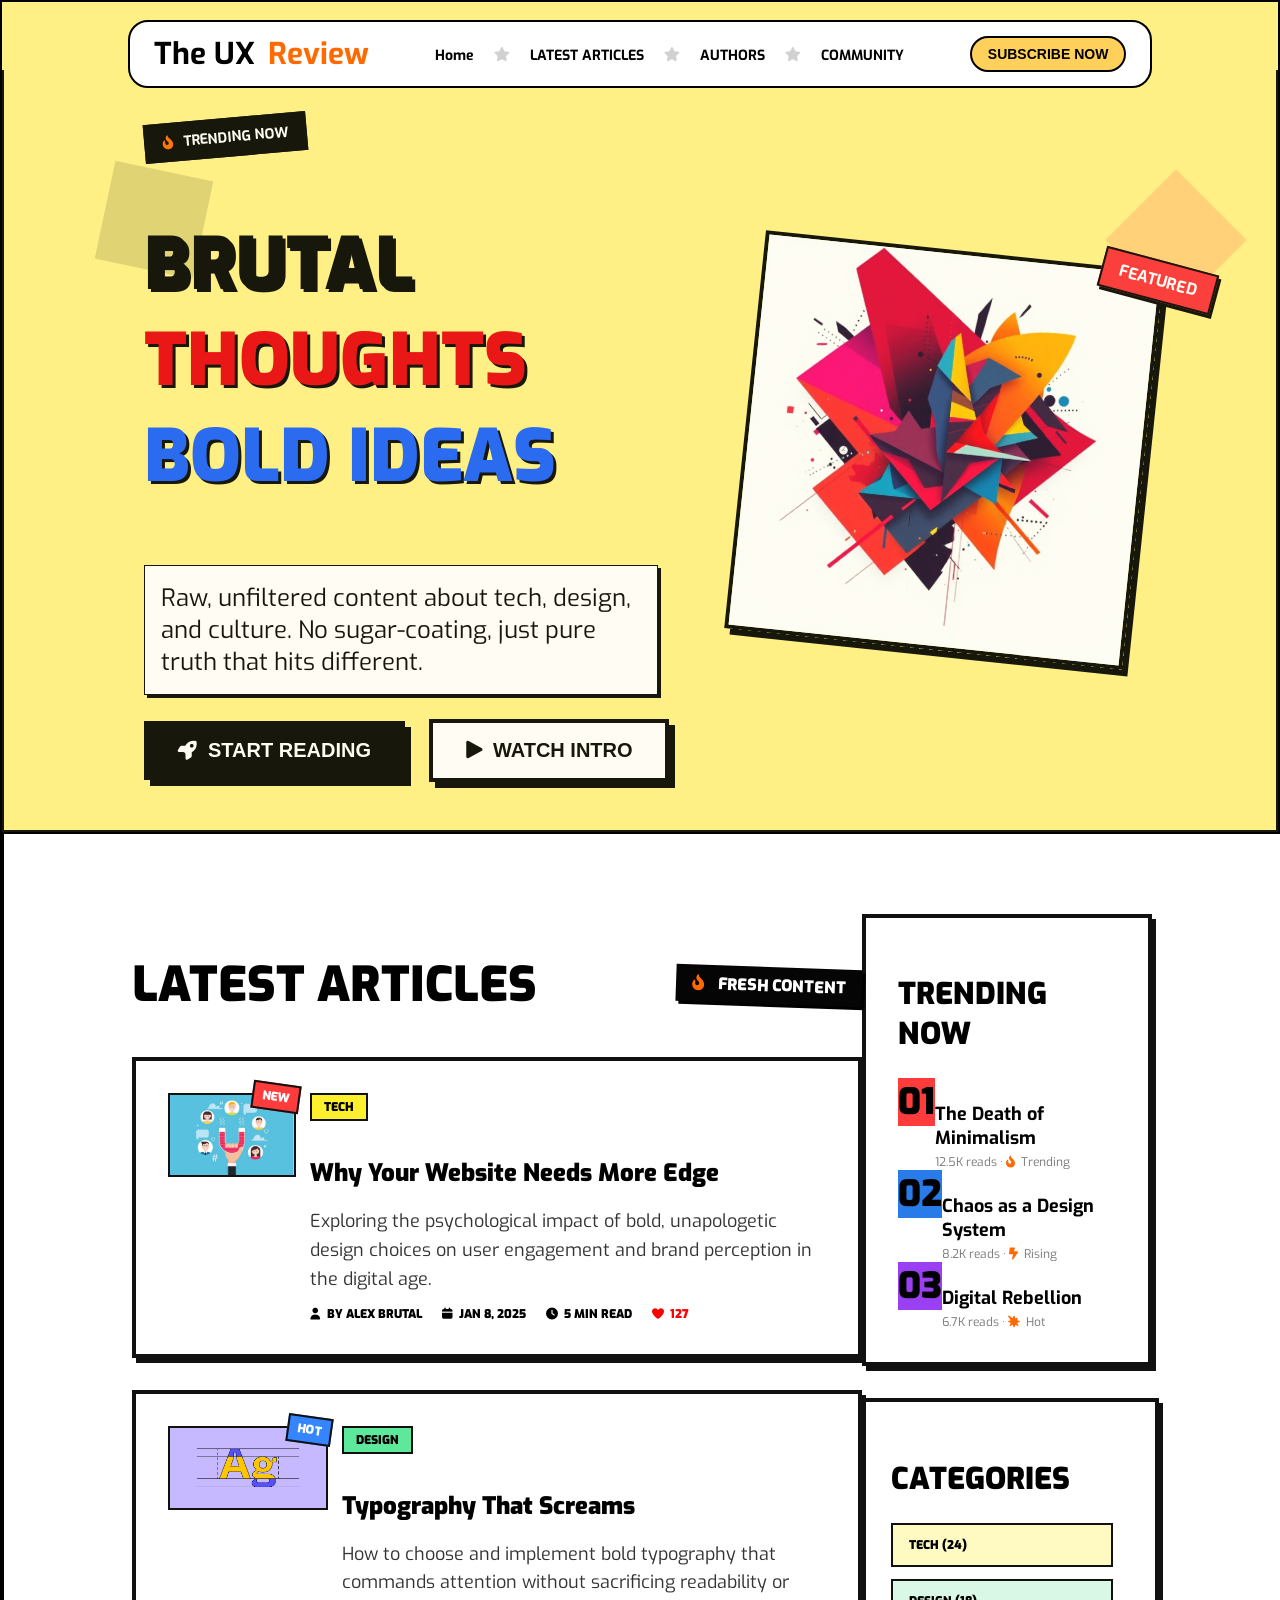
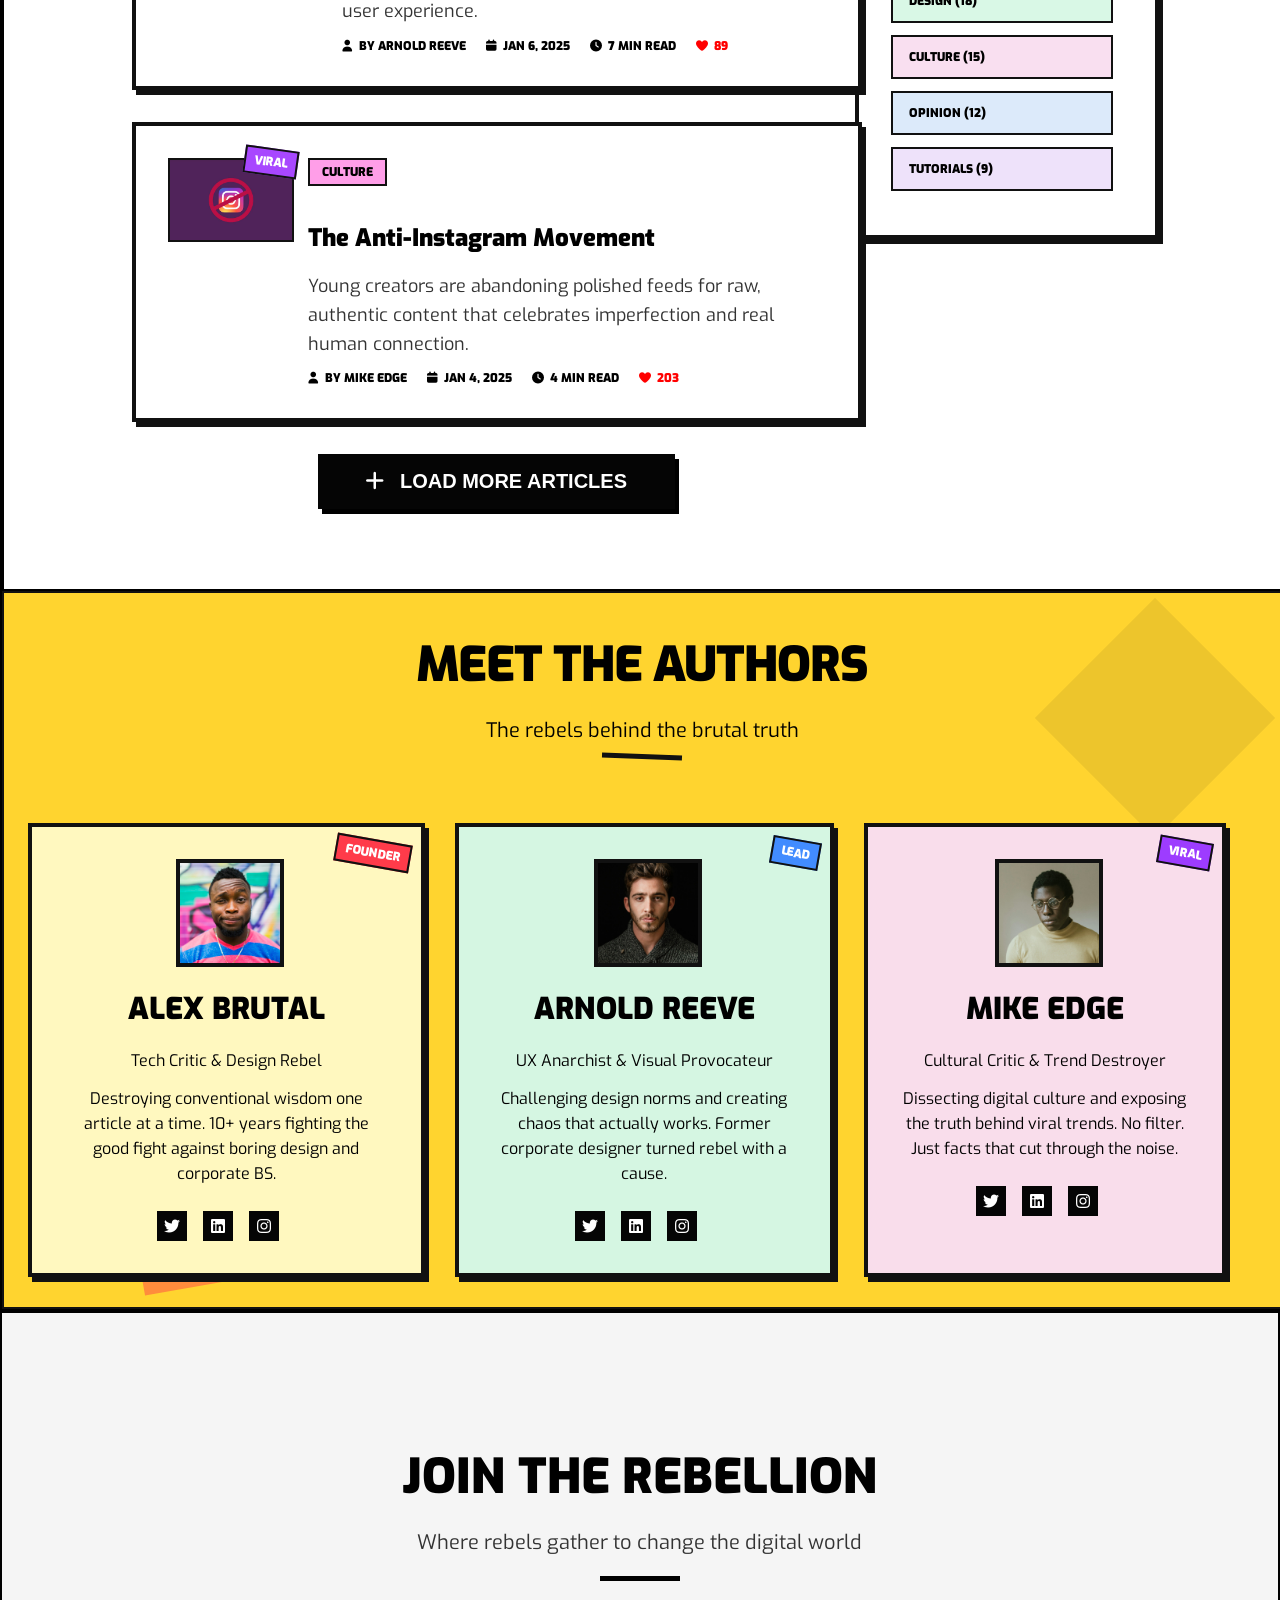
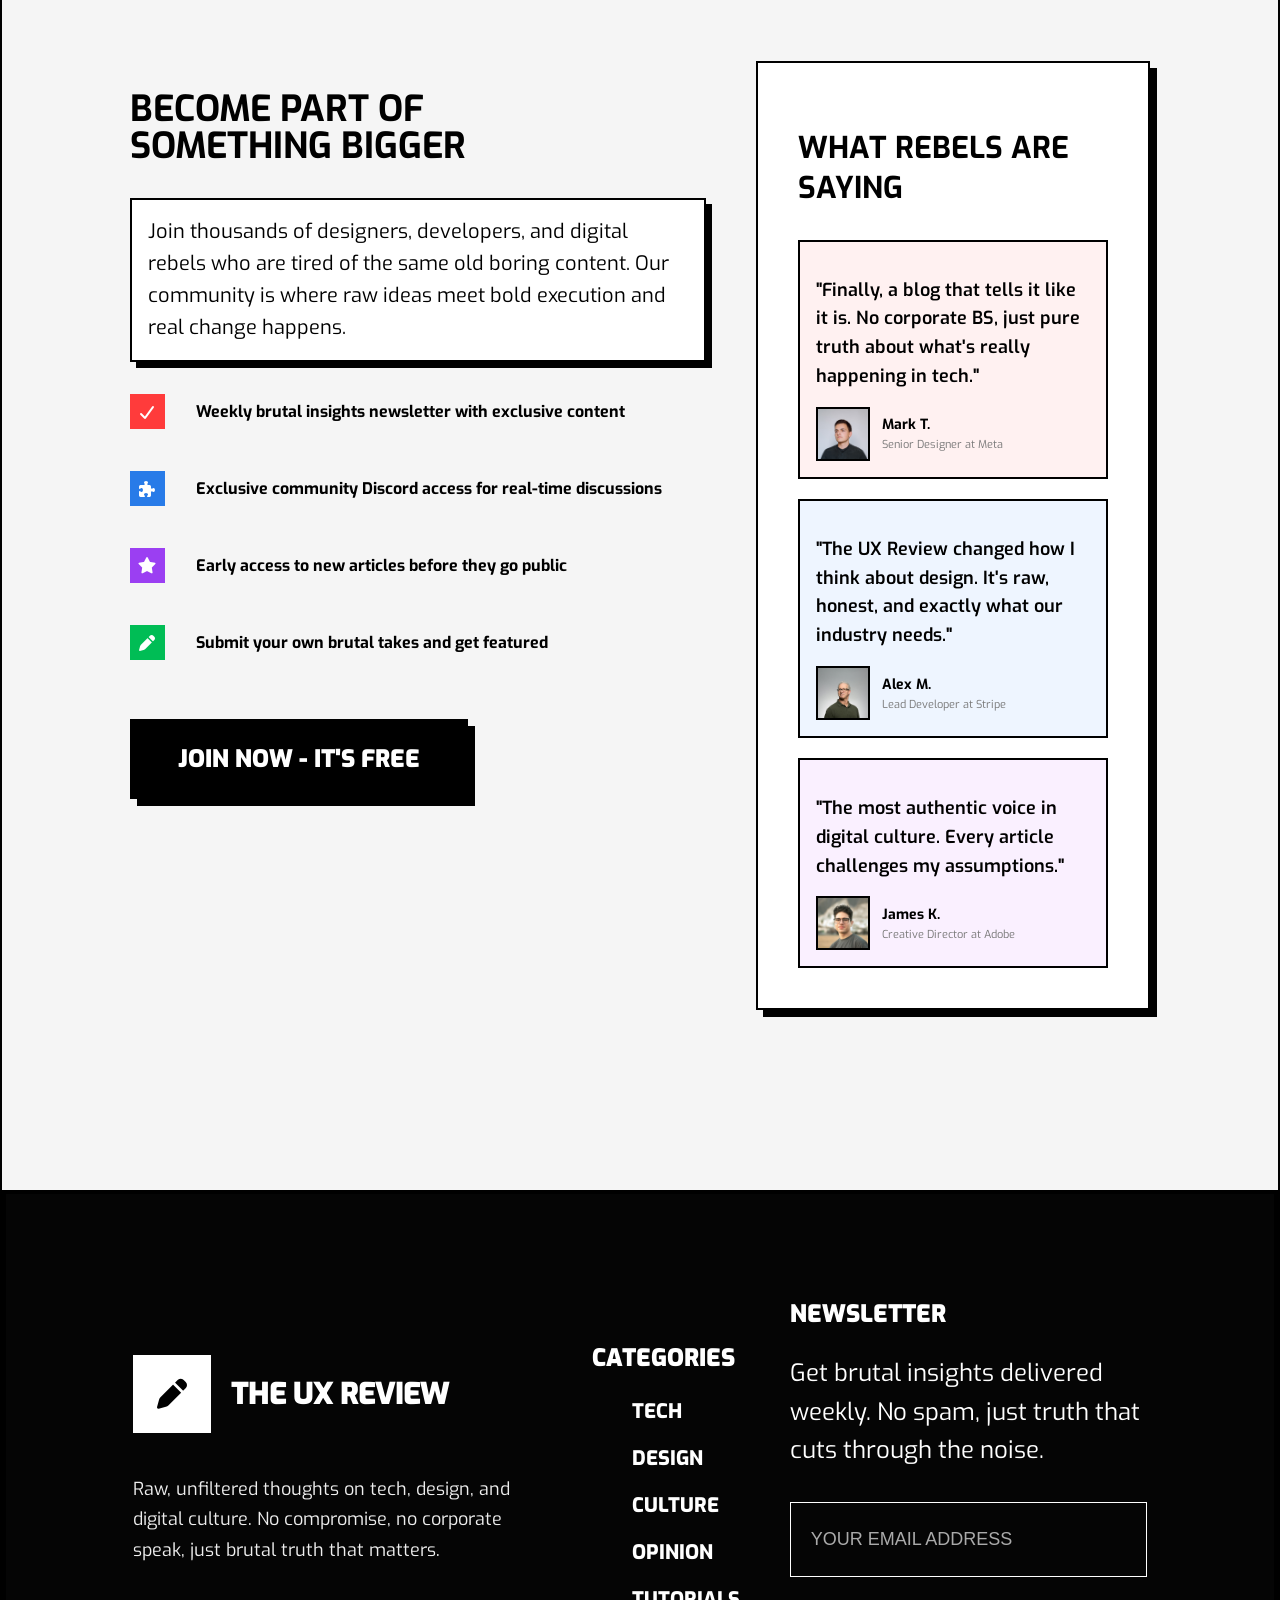
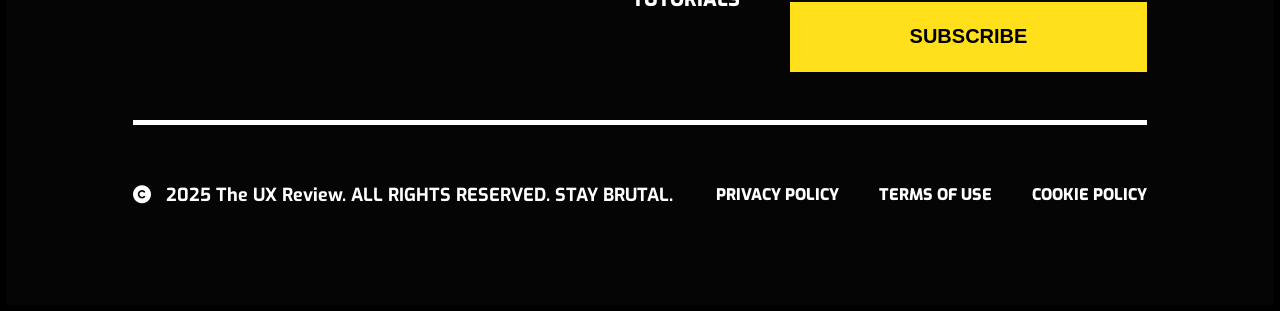
<file: index.html>
<html>
    <head>
        <title>The UX Review</title>
        <link rel="stylesheet" href="./CSS/all.min.css" />
        <link rel="stylesheet" href="./CSS/Main.CSS" />
        <link rel="preconnect" href="https://fonts.googleapis.com">
        <link rel="preconnect" href="https://fonts.gstatic.com" crossorigin>
        <link 
        href="https://fonts.googleapis.com/css2?family=Exo:ital,wght@0,100..900;1,100..900&family=Open+Sans:ital,wght@0,300..800;1,300..800&display=swap"
            rel="stylesheet">
    </head>
    <body>
        <div class="Navbar">
            <div class="Nav-Content">
                <h1 >The UX <span>Review</span></h1>
                <div class="Headers">
                    <ul>
                    <li><a href="#">Home</a></li>
                    <li>
                        <a href="#LATEST-ARTICLES">LATEST ARTICLES</a>
                    </li>
                    <li><a href="#AUTHORS">AUTHORS</a>
                    </li>
                    <li>
                        <a href="#COMMUNITY">COMMUNITY</a>
                    </li>
                </ul>
            </div>
            <button type="button">SUBSCRIBE NOW</button>
            </div>
            </div>
        <div class="Hero">
            
        <span class="background-box-1"></span>
        <span class="background-box-2"></span>

        <div class="Hero-Content">
            <div class="Hero-Text">
                <span class="Hero-Text-Span">TRENDING NOW</span>
                <h2>BRUTAL 
                    <span class="Hero-Span">THOUGHTS</span> 
                    <span class="Hero-Span">BOLD IDEAS</span></h2>
                <p>
                Raw, unfiltered content about tech, design, and culture.
                No sugar-coating, just pure truth that 
                hits different.</p>
                <button class="Hero-Button Reading" type="button">START READING</button>
                <button class="Hero-Button Watch" type="button">WATCH INTRO</button>
            </div>
            <div class="Hero-img">
                <span class="Hero-img-Span">FEATURED</span>
                <img src="./Images/hero-img.png" alt="Main Image" />
            </div>
        </div>
    </div>
    <div id="LATEST-ARTICLES" class="articles-section">
        <div class="articles-container">
            <div class="articles-main">
                <div class="section-heading">
                    <h2>LATEST ARTICLES</h2>
                    <span class="fresh-badge">
                    FRESH CONTENT
                    </span>
                </div>
                    <article class="article-card">
                    <div class="article-image">
                        <img src="./Images/user-engagement-2.png" alt="Website Design">
                        <span class="article-label new">
                            NEW
                        </span>
                    </div>
                    <div class="article-content">
                        <div class="article-tags">
                            <span class="tag tech">TECH</span>
                        </div>
                        <h3>Why Your Website Needs More Edge</h3>
                        <p>
                            Exploring the psychological impact of bold,
                            unapologetic design choices on user engagement
                            and brand perception in the digital age.
                        </p>
                        <div class="article-info">
                            <span>BY ALEX BRUTAL</span>
                            <span>JAN 8, 2025</span>
                            <span>5 MIN READ</span>
                            <span class="likes">127</span>
                        </div>
                    </div>
                </article>
                <article class="article-card">
                    <div class="article-image">
                        <img src="./Images/guide-to-typography.png" alt="Typography">
                        <span class="article-label hot">
                            HOT
                        </span>
                    </div>
                    <div class="article-content">
                        <div class="article-tags">
                            <span class="tag design">DESIGN</span>
                        </div>
                        <h3>Typography That Screams</h3>
                        <p>
                            How to choose and implement bold typography
                            that commands attention without sacrificing
                            readability or user experience.
                        </p>
                        <div class="article-info">
                            <span>BY ARNOLD REEVE</span>
                            <span>JAN 6, 2025</span>
                            <span>7 MIN READ</span>
                            <span class="likes">89</span>
                        </div>
                    </div>
                </article>
                <article class="article-card">
                    <div class="article-image">
                        <img src="./Images/anti-instagram.jpg" alt="Instagram">
                        <span class="article-label viral">
                            VIRAL
                        </span>
                    </div>
                    <div class="article-content">
                        <div class="article-tags">
                            <span class="tag culture">CULTURE</span>
                        </div>
                        <h3>The Anti-Instagram Movement</h3>
                        <p>
                            Young creators are abandoning polished feeds
                            for raw, authentic content that celebrates
                            imperfection and real human connection.
                        </p>
                        <div class="article-info">
                            <span>BY MIKE EDGE</span>
                            <span>JAN 4, 2025</span>
                            <span>4 MIN READ</span>
                            <span class="likes">203</span>
                        </div>
                    </div>
                </article>
                <button class="load-more">
                    LOAD MORE ARTICLES
                </button>
            </div>
            <aside class="articles-sidebar">
                    <div class="sidebar-box">
                    <h2>TRENDING NOW</h2>
                    <div class="trending-item">
                        <strong class="number red">01</strong>
                        <div>
                            <h4>The Death of Minimalism</h4>
                            <span>12.5K reads · <span class="trending">Trending</span></span>
                        </div>
                    </div>
                    <div class="trending-item">
                        <strong class="number blue">02</strong>
                        <div>
                            <h4>Chaos as a Design System</h4>
                            <span>8.2K reads · <span>Rising</span></span>
                        </div>
                    </div>
                    <div class="trending-item">
                        <strong class="number purple">03</strong>
                        <div>
                            <h4>Digital Rebellion</h4>
                            <span>6.7K reads · <span>Hot</span></span>
                        </div>
                    </div>
                </div>
                <div class="sidebar-box categories-box">
                    <h2>CATEGORIES</h2>
                    <div class="category tech-category">
                        TECH <span>(24)</span>
                    </div>
                    <div class="category design-category">
                        DESIGN <span>(18)</span>
                    </div>
                    <div class="category culture-category">
                        CULTURE <span>(15)</span>
                    </div>
                    <div class="category opinion-category">
                        OPINION <span>(12)</span>
                    </div>
                    <div class="category tutorials-category">
                        TUTORIALS <span>(9)</span>
                    </div>
                </div>
            </aside>
        </div>
    </div>
<div id="AUTHORS" class="authors-section">
    <div class="yellow-shape shape-one"></div>
    <div class="yellow-shape shape-two"></div>
    <div class="authors-container">
        <div class="authors-heading">
            <h2>MEET THE AUTHORS</h2>
            <p>
                The rebels behind the brutal truth
            </p>
            <span class="heading-line"></span>
        </div>
        <div class="authors-grid">
            <div class="author-card author-yellow">
                <span class="author-role founder">
                    FOUNDER
                </span>
                <div class="author-image">
                    <img src="./Images/avatar-1.png" alt="Alex Brutal">
                </div>
                <h3>ALEX BRUTAL</h3>
                <h4>
                    Tech Critic & Design Rebel
                </h4>
                <p>
                    Destroying conventional wisdom one
                    article at a time. 10+ years fighting
                    the good fight against boring design
                    and corporate BS.
                </p>
                <div class="social-links">
                    <a href="#https://twitter.com"><i class="fa-brands fa-twitter"></i></a>
                    <a href="#https://linkedin.com"><i class="fa-brands fa-linkedin"></i></a>
                    <a href="#https://instagram.com"><i class="fa-brands fa-instagram"></i></a>
                </div>
            </div>
            <div class="author-card author-green">
                <span class="author-role lead">
                    LEAD
                </span>
                <div class="author-image">
                    <img src="./Images/avatar-2.png" alt="Arnold Reeve">
                </div>
                <h3>ARNOLD REEVE</h3>
                <h4>
                    UX Anarchist & Visual Provocateur
                </h4>
                <p>
                    Challenging design norms and creating
                    chaos that actually works. Former
                    corporate designer turned rebel with a
                    cause.
                </p>
                <div class="social-links">
                    <a href="#https://twitter.com"><i class="fa-brands fa-twitter"></i></a>
                    <a href="#https://linkedin.com"><i class="fa-brands fa-linkedin"></i></a>
                    <a href="#https://instagram.com"><i class="fa-brands fa-instagram"></i></a>
                </div>
            </div>
            <div class="author-card author-pink">
                <span class="author-role viral-role">
                    VIRAL
                </span>
                <div class="author-image">
                    <img src="./Images/avatar-3.png" alt="Mike Edge">
                </div>
                <h3>MIKE EDGE</h3>
                <h4>
                    Cultural Critic & Trend Destroyer
                </h4>
                <p>
                    Dissecting digital culture and exposing
                    the truth behind viral trends. No filter.
                    Just facts that cut through the noise.
                </p>
                <div class="social-links">
                    <a href="#https://twitter.com"><i class="fa-brands fa-twitter"></i></a>
                    <a href="#https://linkedin.com"><i class="fa-brands fa-linkedin"></i></a>
                    <a href="#https://instagram.com"><i class="fa-brands fa-instagram"></i></a>
                </div>
            </div>
        </div>
    </div>
</div>

<div id="COMMUNITY" class="community">
    <div class="community-container">
        <div class="community-header">
            <h1>Join The Rebellion</h1>
            <p>
                Where rebels gather to change the digital world
            </p>
            <div class="header-line"></div>
        </div>
        <div class="community-grid">
            <div class="join-content">
                <h2>
                    Become Part Of Something Bigger
                </h2>
                <div class="intro-box">
                    Join thousands of designers, developers, and digital
                    rebels who are tired of the same old boring content.
                    Our community is where raw ideas meet bold execution
                    and real change happens.
                </div>
                <div class="features">
                    <div class="feature">
                        <div class="feature-icon red"><i class="fa-solid fa-check"></i></div>
                        <span>
                            Weekly brutal insights newsletter with exclusive content
                        </span>
                    </div>
                    <div class="feature">
                        <div class="feature-icon blue"><i class="fa-solid fa-puzzle-piece"></i></div>
                        <span>
                            Exclusive community Discord access for real-time discussions
                        </span>
                    </div>
                    <div class="feature">
                        <div class="feature-icon purple"><i class="fa-solid fa-star"></i></div>
                        <span>
                            Early access to new articles before they go public
                        </span>
                    </div>
                    <div class="feature">
                        <div class="feature-icon green"><i class="fa-solid fa-pen"></i></div>
                        <span>
                            Submit your own brutal takes and get featured
                        </span>
                    </div>
                </div>
                <a href="#" class="join-button">
                    JOIN NOW - IT'S FREE
                </a>
            </div>
            <div class="testimonials">
                <h2>
                    What Rebels Are Saying
                </h2>
                <div class="testimonial">
                    <p class="quote">
                        "Finally, a blog that tells it like it is.
                        No corporate BS, just pure truth about what's
                        really happening in tech."
                    </p>
                    <div class="person">
                        <div class="avatar"><img src="./Images/avatar-4.png" alt="Mark T."></div>
                        <div>
                            <strong>Mark T.</strong>
                            <span>Senior Designer at Meta</span>
                        </div>
                    </div>
                </div>
                <div class="testimonial">
                    <p class="quote">
                        "The UX Review changed how I think about design.
                        It's raw, honest, and exactly what our industry needs."
                    </p>
                    <div class="person">
                        <div class="avatar"><img src="./Images/avatar-5.png" alt="Alex M."></div>
                        <div>
                            <strong>Alex M.</strong>
                            <span>Lead Developer at Stripe</span>
                        </div>
                    </div>
                </div>
                <div class="testimonial">
                    <p class="quote">
                        "The most authentic voice in digital culture.
                        Every article challenges my assumptions."
                    </p>
                    <div class="person">
                        <div class="avatar"><img src="./Images/avatar-6.png" alt="James K."></div>
                        <div>
                            <strong>James K.</strong>
                            <span>Creative Director at Adobe</span>
                        </div>
                    </div>
                </div>
            </div>
        </div>
    </div>
</div>

<footer class="footer">
    <div class="footer-container">
        <div class="footer-top">
            <div>
                <div class="brand">
                    <div class="logo">
                    <i class="fa-solid fa-pen"></i>
                    </div>
                    <h2>
                        THE UX REVIEW
                    </h2>
                </div>
                <p class="footer-description">
                    Raw, unfiltered thoughts on tech, design,
                    and digital culture. No compromise, no corporate speak,
                    just brutal truth that matters.
                </p>
            </div>
            <div>
                <h3 class="footer-title">
                    CATEGORIES
                </h3>

                <ul class="categories">
                    <li>
                        <a href="#">TECH</a>
                    </li>
                    <li>
                        <a href="#">DESIGN</a>
                    </li>
                    <li>
                        <a href="#">CULTURE</a>
                    </li>
                    <li>
                        <a href="#">OPINION</a>
                    </li>
                    <li>
                        <a href="#">TUTORIALS</a>
                    </li>
                </ul>
            </div>
            <div class="newsletter">
                <h3 class="footer-title">
                    NEWSLETTER
                </h3>
                <p class="newsletter-text">
                    Get brutal insights delivered weekly.
                    No spam, just truth that cuts through the noise.
                </p>
                <input type="email" placeholder="YOUR EMAIL ADDRESS">
                <button class="subscribe">
                    SUBSCRIBE
                </button>
            </div>
        </div>
        <div class="footer-bottom">
            <p class="copyright">
                2025 The UX Review.
                ALL RIGHTS RESERVED. STAY BRUTAL.
            </p>

            <div class="footer-links">
                <a href="#">PRIVACY POLICY</a>
                <a href="#">TERMS OF USE</a>
                <a href="#">COOKIE POLICY</a>
            </div>
        </div>
    </div>
</footer>

</body>
</html>
</file>
<file: CSS/Main.CSS>
body {
    border: 2px solid black;
    padding: 0;
    margin: 0;
    box-sizing: border-box;
    font-family: 'Exo', sans-serif;
    overflow-x: hidden;  
    background-color: #FFF085;   
}

::selection {
    background-color: yellow;
    color: black;
}

Img {
    width: 100%;
    display: block;
}

/* Hero Section && Navbar */
.Hero {
    position:relative;
    /* top: 70px; */
    padding: 16px;
    background-color: #FFF085;
    border: 2px solid black;
    border-top: 0px !important;
    opacity: 0.9;
}

.Navbar {
    border: 2px solid black;
    border-radius: 20px;
    width: 80%;
    margin: auto;
    background-color: white;
    position: sticky;
    top: 20px;
    z-index: 99999;
    opacity: 1;
}

.Nav-Content {
    display: flex;
    justify-content: space-between;
    align-items: center;
    padding: 12px 24px;
}

.Nav-Content h1 {
    font-size: 30px;
    font-weight: 700;
    Cursor: pointer;
    margin: 0;
}

.Nav-Content h1 span {
    padding-left: 5px;
    color: oklch(70.5% .213 47.604);

}

.Headers ul {
    display: flex;
    list-style-type: none;
    margin: 0;
    padding: 0;
}



.Headers a {
    text-decoration: none;
    color: black;
    font-size: 14px;
    font-weight: bold;
}

.Nav-Content button {
    background-color: #ffd15b;
    color: black;
    border: 2px solid black;
    padding: 8px 16px;
    border-radius: 30px;
    font-size: 14px;
    font-weight: 700;
    cursor: pointer;
    transition: 0.7s ease-in-out;
}

.Nav-Content button:hover {
    transform: translate(5px, 10px);

}


.Headers li:nth-child(2) ::before,
.Headers li:nth-child(3) ::before,
.Headers li:nth-child(4) ::before {
    content: "\f005";
    font-family: "Font Awesome 7 Free";
    font-weight: 900;
    display: inline-block;
    color: rgba(0, 0, 0, 0.18);
    padding-left: 20px;
    padding-right: 20px;
}

.Headers a:hover {
    color: oklch(70.5% .213 47.604);
}

.Hero-Content {
    display: flex;
    width: 80%;
    margin: auto;
    padding: 32px;
    justify-content: flex-end;
    align-items: center;
}

.Hero-Text .Hero-Text-Span {
    color: white;
    background-color: black;
    padding: 8px 16px;
    border: 2px solid black;
    font-size: 14px;
    font-weight: 700;
    display: inline-block;
    transform: rotate(-5deg);
}


.Hero-Text .Hero-Text-Span::before {
    content: "\f7e4";
    font-family: "Font Awesome 7 Free";
    font-weight: 900;
    display: inline-block;
    padding-right: 10px;
    color: oklch(70.5% .213 47.604);

}

.Hero-Text h2 {
    font-size: 72px;
    font-weight: 900;
    text-shadow: 3px 3px black;
    width: 80%;
}

.Hero-Text .Hero-Span:nth-child(1) {
    color: oklch(57.7% .245 27.325);
}

.Hero-Text .Hero-Span:nth-child(2) {
    color: oklch(54.6% .245 262.881);
}

.Hero-Text p {
    font-size: 24px;
    background-color: white;
    font-weight: 400;
    padding: 16px;
    border: 1.6px solid black;
    box-shadow: 3px 3px black;
    width: 80%;
}

.Hero-Text button {
    background-color: white;
    color: black;
    border: 4px solid black;
    padding: 16px 32px;
    font-size: 20px;
    font-weight: 700;
    cursor: pointer;
    box-shadow: 6px 6px black;
    transition: 0.3s ease-in-out;
    transform: translate(0px, 0px);
}

.Hero-Text button:hover {
    transform: translate(10px, 10px);
    box-shadow: 0px 0px black;
}

.Hero-Text .Reading::before {
    content: "\f135";
    font-family: "Font Awesome 7 Free";
    font-weight: 900;
    display: inline-block;
    padding-right: 10px;
    color: white;
}

.Hero-Text .Reading {
    background-color: black;
    color: white;
    border: 2px solid black;
    margin-right: 20px;
}

.Hero-Text .Watch::before {
    content: "\f04b";
    font-family: "Font Awesome 7 Free";
    font-weight: 900;
    display: inline-block;
    padding-right: 10px;
    color: black;
}

.Hero-Img {
    width: 80%;
    position: relative;
}

.Hero-Content .Hero-Img-Span {
    position: absolute;
    top: 10px;
    right: -80px;
    padding: 8px 16px;
    border: 2px solid black;
    font-size: 16px;
    font-weight: 700;
    color: white;
    background-color: #fb2c36;
    transform: rotate(15deg);
    z-index: 1;
    box-shadow: 3px 3px black;
}

.Hero-Img img {
    border: 4px solid black;
    transform: rotate(6deg);
    box-shadow: 6px 6px black;
    transition: 0.3s ease-in-out;
    display: block;
}

.Hero-Img img:hover {
    transform: translate(-25px, -25px) rotate(6deg);
}

.background-box-1 {
    position: absolute;
    top: 100px;
    left: 100px;
    width: 100px;
    height: 100px;
    background-color: rgba(0, 0, 0, 0.132);
    transform: rotate(12deg);
    z-index: -1;
}

.background-box-2 {
    position: absolute;
    top: 120px;
    right: 50px;
    width: 100px;
    height: 100px;
    background-color: #fb2c362b;
    transform: rotate(45deg);
    z-index: 1;
}

/* Articles */

.articles-section {
    width: 100%;
    padding: 80px 0px;
    background-color: white;
    border: 2px solid black;
}

.articles-container {
    position: relative;
    width: 80%;
    margin: auto;
    display: flex;
    justify-content: space-between;
}

.section-heading {
    display: flex;
    justify-content: space-between;
    align-items: center;
}

.section-heading h2 {
    font-size: 48px;
    font-weight: 900;
}

.fresh-badge {
    background: #050505;
    color: white;
    padding: 8px 16px;
    font-size: 16px;
    font-weight: 900;
    transform: rotate(2deg);
    box-shadow: 3px 3px 0 #000;
}

.fresh-badge::before {
    content: "\f7e4";
    font-family: "Font Awesome 7 Free";
    font-weight: 900;
    display: inline-block;
    padding-right: 10px;
    color: oklch(70.5% .213 47.604);
}

.article-card {
    position: relative;
    background: white;
    border: 4px solid #111;
    box-shadow: 4px 5px 0 #111;
    padding: 32px;
    margin-bottom: 32px;
    font-size: 18px;
    display: flex;
    gap: 18px;
    transition:
        transform 0.25s ease,
        box-shadow 0.25s ease;
}

.article-card:hover {
    transform: translate(-3px, -3px);
    box-shadow: 7px 8px 0 #111;
}

.article-card:nth-child(2):hover h3 {
    color: #ff3b3b;
}

.article-card:nth-child(3):hover h3 {
    color: #3485ff;
}

.article-card:nth-child(4):hover h3 {
    color: #a847ff;
}

.article-image {
    position: relative;
    height: 80px;
}

.article-image img {
    width: 100%;
    height: 100%;
    object-fit: cover;
    border: 2px solid #111;
}

.article-label {
    position: absolute;
    top: -10px;
    right: -8px;
    padding: 4px 8px;
    color: #111;
    border: 2px solid #111;
    font-size: 12px;
    font-weight: 900;
    transform: rotate(8deg);
}

.article-label.new {
    background: #ff3b3b;
    color: white;
}

.article-label.hot {
    background: #3485ff;
    color: white;
}

.article-label.viral {
    background: #a847ff;
    color: white;
}

.article-content {
    flex: 1;
}

.article-tags {
    margin-bottom: 6px;
}

.tag {
    display: inline-block;
    padding: 4px 12px;
    margin-bottom: 12px;
    border: 2px solid #111;
    font-size: 12px;
    font-weight: 900;
}

.tag.tech {
    background: #fff02f;
}

.tag.design {
    background: #5ee89b;
}

.tag.culture {
    background: #ff9ee8;
}

.article-content h3 {
    font-size: 24px;
    font-weight: 900;
    margin-bottom: 7px;
}

.article-content p {
    max-width: 600px;
    color: #333;
    font-size: 18px;
    line-height: 1.6;
    margin-bottom: 12px;
}


.article-info {
    display: flex;
    align-items: center;
    gap: 20px;
    flex-wrap: wrap;
    font-size: 12px;
    margin-right: 24px;
    font-weight: 900;
}

.article-info span:nth-child(1)::before {
    content: "\f007";
    font-family: "Font Awesome 7 Free";
    font-weight: 900;
    display: inline-block;
    padding-right: 6px;
}

.article-info span:nth-child(2)::before {
    content: "\f133";
    font-family: "Font Awesome 7 Free";
    font-weight: 900;
    display: inline-block;
    padding-right: 6px;
}

.article-info span:nth-child(3)::before {
    content: "\f017";
    font-family: "Font Awesome 7 Free";
    font-weight: 900;
    display: inline-block;
    padding-right: 6px;
}

.article-info span:nth-child(4)::before {
    content: "\f004";
    font-family: "Font Awesome 7 Free";
    font-weight: 900;
    display: inline-block;
    padding-right: 6px;
}

.likes {
    color: red;
}

.load-more {
    display: block;
    margin: 28px auto 0;
    padding: 16px 48px;
    background: #050505;
    color: white;
    border: none;
    font-size: 20px;
    font-weight: 900;
    cursor: pointer;
    box-shadow: 4px 5px 0 black;
    transition: 0.2s;
}

.load-more::before {
    content: "\2b";
    font-family: "Font Awesome 7 Free";
    font-weight: 900;
    display: inline-block;
    padding-right: 10px;
    color: white;
}

.load-more:hover {
    transform: translate(-2px, -2px);
    box-shadow: 6px 7px 0 black;
}

.articles-sidebar {
    display: flex;
    flex-direction: column;
    align-items: center;
}

.sidebar-box {
    background: white;
    border: 4px solid #111;
    box-shadow: 4px 5px 0 #111;
    padding: 32px;
    margin-bottom: 32px;
}

.sidebar-box h2 {
    font-size: 30px;
    font-weight: 900;
    margin-bottom: 24px;
}

.trending-item {
    display: flex;
    align-items: flex-start;
}


.number {
    font-size: 36px;
    font-weight: 900;
}

.trending-item strong .red {
    background-color: #ff3434;
}

.number .blue {
    color: #347cff;
}

.number .purple {
    color: #a63cff;
}

.trending-item:nth-child(2) div h4:hover {
    color: #ff3434;
}

.trending-item:nth-child(3) div h4:hover {
    color: #347cff;
}

.trending-item:nth-child(4) div h4:hover {
    color: #a63cff;
}
.trending-item h4 {
    font-size: 18px;
    margin-bottom: 4px;
}

.trending-item span {
    color: #777;
    font-size: 12px;
    margin-top: 4px;
}

.trending-item:nth-child(2) div span span::before {
    content: "\f7e4";
    font-family: "Font Awesome 7 Free";
    font-weight: 900;
    display: inline-block;
    padding-right: 6px;
    color: oklch(70.5% .213 47.604);
}

.trending-item:nth-child(3) div span span::before {
    content: "\e0b7";
    font-family: "Font Awesome 7 Free";
    font-weight: 900;
    display: inline-block;
    padding-right: 6px;
    color: oklch(70.5% .213 47.604);
}

.trending-item:nth-child(4) div span span::before {
    content: "\e4dc";
    font-family: "Font Awesome 7 Free";
    font-weight: 900;
    display: inline-block;
    padding-right: 6px;
    color: oklch(70.5% .213 47.604);
}

.categories-box {
    display: flex;
    flex-direction: column;
    align-items: flex-start;
    justify-content: space-between;
    width: 80%;
    padding: 32px;
    border: 4px solid #111;
    box-shadow: 4px 5px 0 #111;
}

.category {
    width: 80%;
    background: #fff;
    padding: 12px 16px;
    border: 2px solid #111;
    margin-bottom: 12px;
    font-size: 12px;
    font-weight: 900;
    cursor: pointer;
    transition: 0.2s;
}


.tech-category {
    background: #fffac1;
}

.tech-category:hover {
    background: #f3edaa;
    transform: translate(-2px, -2px);
    box-shadow: 2px 2px 0 #111;
}

.design-category {
    background: #d9f8e6;
}

.design-category:hover {
    background: #c4f0d9;
    transform: translate(-2px, -2px);
    box-shadow: 2px 2px 0 #111;
}

.culture-category {
    background: #f9dff0;
}

.culture-category:hover {
    background: #f4c9e6;
    transform: translate(-2px, -2px);
    box-shadow: 2px 2px 0 #111;
}

.opinion-category {
    background: #dceafa;
}

.opinion-category:hover {
    background: #c4e4f0;
    transform: translate(-2px, -2px);
    box-shadow: 2px 2px 0 #111;
}

.tutorials-category {
    background: #eee2fa;
}

.tutorials-category:hover {
    background: #e4c9f0;
    transform: translate(-2px, -2px);
    box-shadow: 2px 2px 0 #111;
}


/* AUTHORS SECTION  */

.authors-section {
    width: 100%;
    position: relative;
    background: #ffd42f;
    border: 2px solid #111;
}

.authors-container {
    padding: 0 24px;
    position: relative;
    z-index: 2;

}

.authors-heading {

    text-align: center;
    margin-bottom: 64px;
    
}

.authors-heading h2 {
    letter-spacing: -1px;
    margin-bottom: 16px;
    font-weight: 900;
    font-size: 48px;
}

.authors-heading p {
    font-size: 20px;
    margin-bottom: 10px;
}

.heading-line {
    display: block;
    width: 80px;
    height: 5px;
    background: #111;
    margin: auto;
    transform: rotate(2deg);
}

.authors-grid {
    display: flex;
    justify-content: space-evenly;
    align-items: space-between;
}

.author-card {
    position: relative;
    padding: 32px;
    text-align: center;
    border: 4px solid #111;
    box-shadow: 4px 5px #111;
    transition: 0.2s;
    margin-right: 30px;
    margin-bottom: 30px;
}

.author-card:hover {
    transform: translate(-4px, -5px);
    box-shadow: 8px 10px #111;
}

.author-yellow {
    background: #fff8bf;
}

.author-green {
    background: #d5f6e2;
}

.author-pink {
    background: #f9ddeb;
}


.author-image {
    width: 100px;
    height: 100px;
    margin: auto;
}

.author-image img {
    border: 4px solid #111;
}


.author-role {
    position: absolute;
    top: 12px;
    right: 10px;
    padding: 4px 8px;
    border: 2px solid #111;
    color: #111;
    font-size: 12px;
    font-weight: 900;
    transform: rotate(10deg);
}

.founder {
    background: #ff3b4a;
    color: white;
}

.lead {
    background: #428cff;
    color: white;
}

.viral-role {
    background: #9d3cff;
    color: white;
}

.author-card h3 {
    font-size: 30px;
    font-weight: 900;
    margin-bottom: 8px;
}

.author-card h4 {
    font-size: 16px;
    font-weight: 400;
    margin-bottom: 16px;
}

.author-card p {
    line-height: 1.55;
    margin-bottom: 24px;
}

.social-links {
    display: flex;
    justify-content: center;
    
}

.social-links a {
    display: flex;
    justify-content: center;
    align-items: center;
    margin-right: 16px;
    width: 30px;
    height: 30px;
    background: #050505;
    color: white;
    text-decoration: none;
    font-size: 16px;
    font-weight: 900;
    transition: 0.2s;
}

.social-links a:hover {
    background-color: white;
    color: #111;
    border: 2px solid #111;
    transform: translate(-6px, -6px);
    box-shadow: 6px 6px 0 #111;
}

.social-links a:nth-child(1):hover {
    background-color: #1DA1F2;
}

.social-links a:nth-child(2):hover {
    background-color: #155DFC;
}

.social-links a:nth-child(3):hover {
    background-color: #E60076;
}

.yellow-shape {
    position: absolute;
    background: rgba(0, 0, 0, 0.07);
    z-index: 1;
}

.shape-one {
    width: 170px;
    height: 170px;
    right: 40px;
    top: 40px;
    transform: rotate(45deg);
}

.shape-two {
    width: 170px;
    height: 170px;
    left: 125px;
    bottom: 25px;
    background-color: #ff3b4b79;
    transform: rotate(-10deg);
}

.community {
    background: #f5f5f5;
    padding: 100px 0;
    border-top: 4px solid #000;
}

.community-container {
    width: 80%;
    max-width: 1200px;
    margin: auto;
}

.community-header {
    text-align: center;
}

.community-header h1 {
    font-size: 48px;
    font-weight: 1000;
    text-transform: uppercase;
    margin-bottom: 16px;
}

.community-header p {
    font-size: 20px;
    color: #333;
}

.header-line {
    width: 80px;
    height: 5px;
    background: #000;
    margin: 18px auto 0;
}

.community-grid {
    display: flex;
    justify-content: space-between;
    gap: 50px;
    padding: 80px 0;
}

.join-content h2 {
    font-size: 36px;
    line-height: 1.05;
    text-transform: uppercase;
    margin-bottom: 32px;
    max-width: 500px;
}

.intro-box {
    border: 2px solid #000;
    padding: 16px;
    background: white;
    box-shadow: 6px 6px 0 #000;
    font-size: 20px;
    line-height: 1.6;
    margin-bottom: 32px;
}

.features {
    display: flex;
    flex-direction: column;
    gap: 18px;
    margin-bottom: 35px;
}

.feature {
    display: flex;
    align-items: center;
    gap: 15px;
    font-weight: 700;
    font-size: 16px;
    margin-bottom: 24px;
}

.feature-icon {
    width: 35px;
    height: 35px;
    flex-shrink: 0;
    display: flex;
    align-items: center;
    justify-content: center;
    color: white;
    font-weight: 900;
    margin-right: 16px;
}

.red {
    background: #ff3b3b;
}

.blue {
    background: #287be8;
}

.purple {
    background: #9b3ff2;
}

.green {
    background: #00bd55;
}

.join-button {
    display: inline-block;
    background: #000;
    color: white;
    text-decoration: none;
    padding: 24px 48px;
    font-size: 24px;
    font-weight: 900;
    box-shadow: 7px 7px #000;
    transition: .2s;
}

.join-button:hover {
    transform: translate(4px, 4px);
    box-shadow: 3px 3px 0 #000;
}


.testimonials {
    border: 2px solid #000;
    background: white;
    padding: 40px;
    box-shadow: 7px 7px 0 #000;
}

.testimonials h2 {
    font-size: 30px;
    margin-bottom: 32px;
    text-transform: uppercase;
}

.testimonial {
    padding: 16;
    border: 2px solid #000;
    margin-bottom: 20px;
}

.testimonial:last-child {
    margin-bottom: 0;
}

.testimonial:nth-child(2) {
    background: #fff1f1;
}

.testimonial:nth-child(3) {
    background: #eef5ff;
}

.testimonial:nth-child(4) {
    background: #faf0ff;
}

.quote {
    font-size: 18px;
    line-height: 1.6;
    margin-bottom: 16px;
    font-weight: 600;
}

.person {
    display: flex;
    align-items: center;
    gap: 12px;
}

.avatar {
    width: 50px;
    height: 50px;
    background: #ddd;
    border: 2px solid #000;
    display: flex;
    align-items: center;
    justify-content: center;
    font-weight: 900;
}

.person strong {
    display: block;
    font-size: 14px;
}

.person span {
    display: block;
    font-size: 11px;
    color: #777;
    margin-top: 3px;
}


.footer {
    background: #050505;
    color: white;
    border: 4px solid #000;
    padding: 80px 0;
}

.footer-container {
    width: 80%;
    padding: 0 24px;
    margin: auto;
}

.footer-top {
    display: flex;
    justify-content: space-around;
    align-items: center;
    gap: 50px;
    margin-bottom: 48px;
}

.brand {
    display: flex;
    align-items: center;
    gap: 20px;
    margin-bottom: 35px;
}

.logo {
    width: 78px;
    height: 78px;
    background: white;
    color: black;
    display: flex;
    align-items: center;
    justify-content: center;
    font-size: 30px;
    font-weight: 900;
}

.brand h2 {
    font-size: 30px;
    font-weight: 900;
    letter-spacing: -1px;
}

.footer-description {
    font-size: 18px;
    line-height: 1.7;
    color: #eee;
    margin-bottom: 32px;
}

.footer-title {
    font-size: 24px;
    font-weight: 900;
}

.categories {
    list-style: none;
    display: flex;
    flex-direction: column;
    gap: 20px;
}

.categories a {
    color: white;
    text-decoration: none;
    font-size: 20px;
    font-weight: 800;
    transition: .2s;
}

.categories a:hover {
    color: #ffe01b;
}

.newsletter-text {
    font-size: 24px;
    line-height: 1.6;
    margin-bottom: 32px;
}

.newsletter input {
    width: 100%;
    height: 75px;
    background: transparent;
    border: 1px solid white;
    color: white;
    padding: 0 20px;
    font-size: 18px;
    outline: none;
}

.newsletter input::placeholder {
    color: #aaa;
}

.subscribe {
    width: 100%;
    height: 70px;
    border: none;
    background: #ffe01b;
    color: #000;
    font-size: 20px;
    font-weight: 900;
    cursor: pointer;
    margin-top: 25px;
    transition: .2s;
}

.subscribe:hover {
    background: yellow;
    color: #000;
    box-shadow: 3px 3px 0 #000;
    transform: translate(5px, 5px);
}

.footer-bottom {
    border-top: 5px solid white;
    padding-top: 40px;
    display: flex;
    justify-content: space-between;
    align-items: center;
    gap: 30px;
}

.copyright {
    font-size: 18px;
    font-weight: 700;
}

.copyright::before {
    content: "\f1f9";
    font-family: "Font Awesome 7 Free";
    font-weight: 900;
    padding-right: 10px;
}

.footer-links {
    display: flex;
    gap: 40px;
}

.footer-links a {
    color: white;
    text-decoration: none;
    font-weight: 800;
    font-size: 16px;
}

.footer-links a:hover {
    color: #ffe01b;
}
</file>
